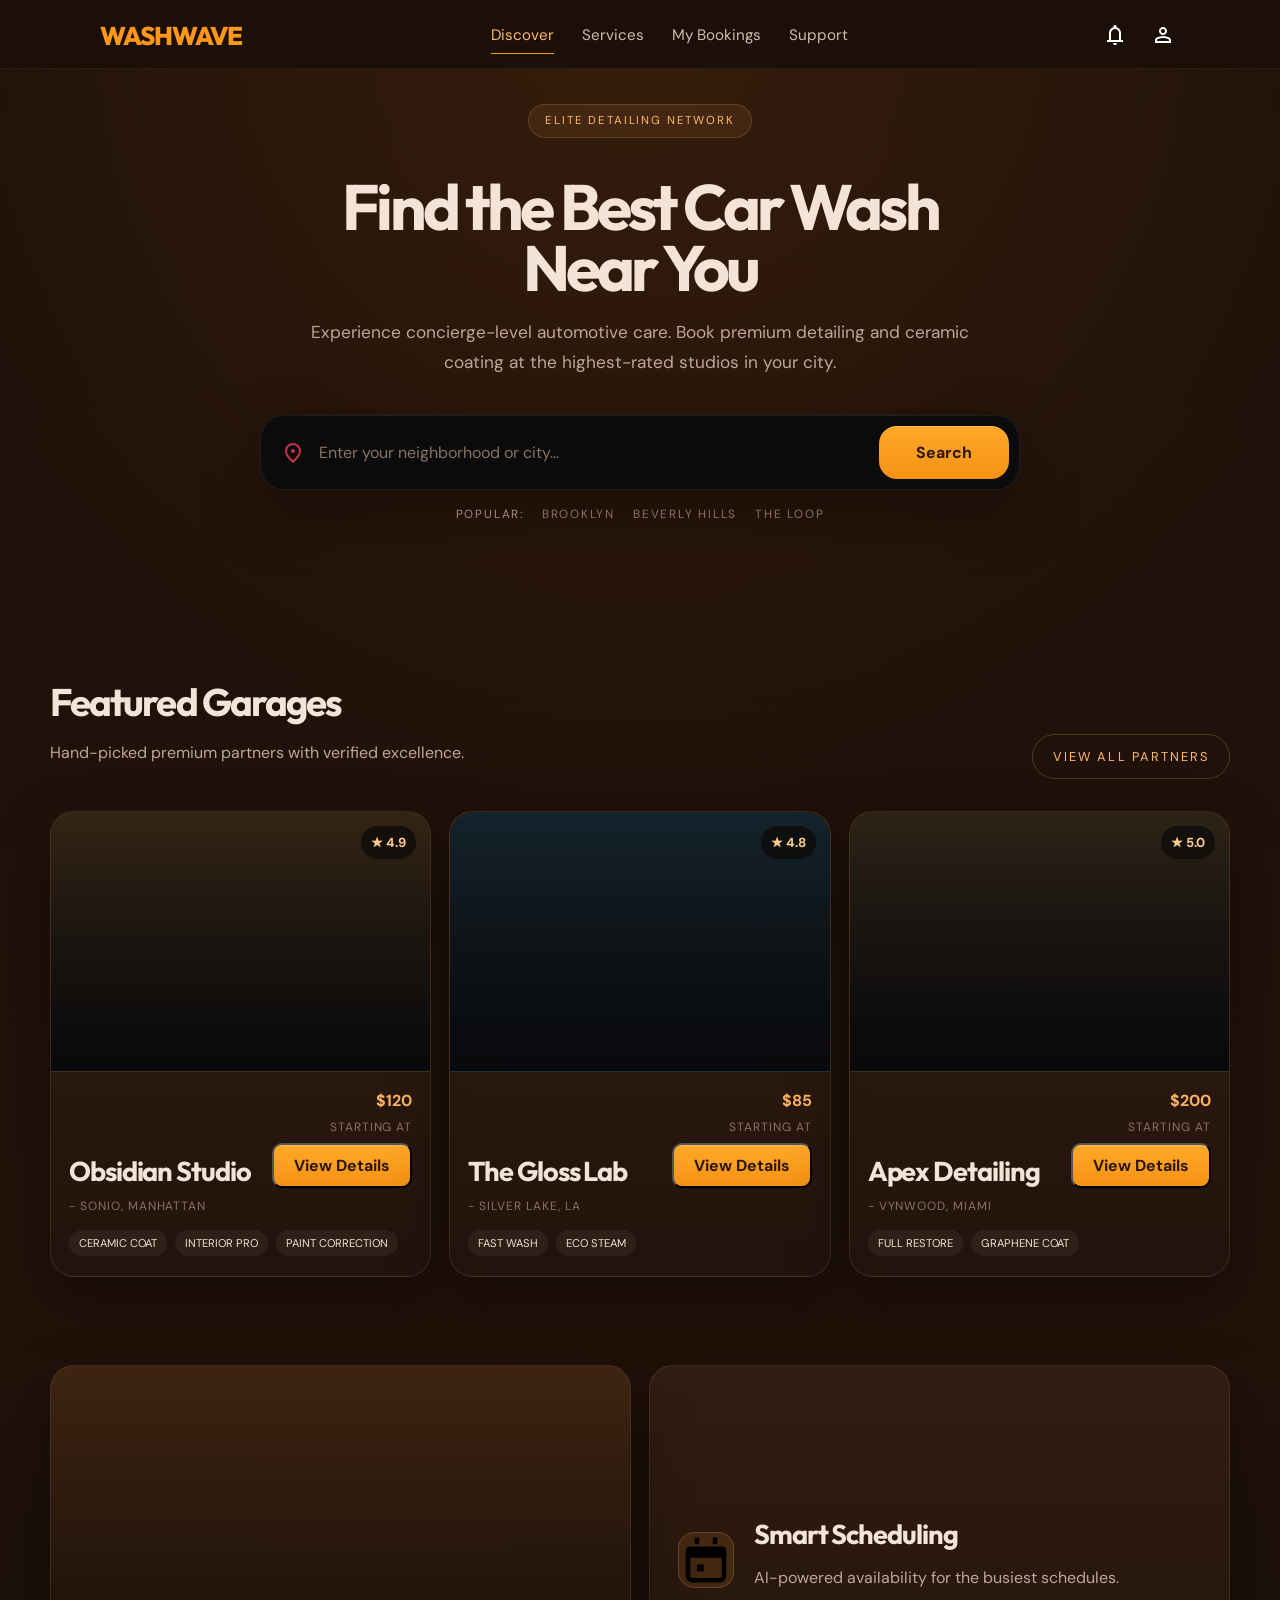
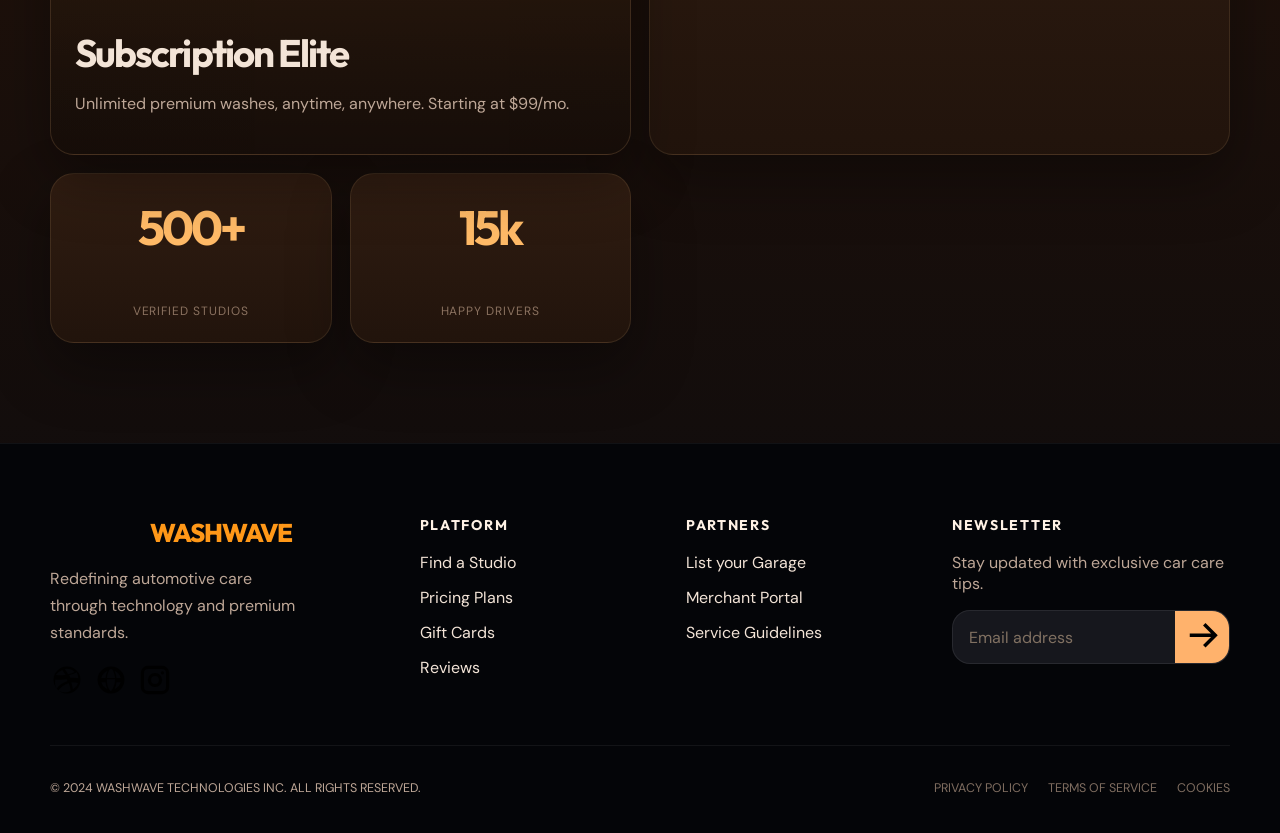
<file: index.html>
<!doctype html>
<html lang="en">
  <head>
    <meta charset="UTF-8" />
    <meta name="viewport" content="width=device-width, initial-scale=1.0" />
    <title>WashWave Elite Garage</title>
    <link rel="preconnect" href="https://fonts.googleapis.com" />
    <link rel="preconnect" href="https://fonts.gstatic.com" crossorigin />
    <link
      href="https://fonts.googleapis.com/css2?family=DM+Sans:wght@400;500;700;800&family=Outfit:wght@400;500;600;700&display=swap"
      rel="stylesheet"
    />
    <link rel="stylesheet" href="/CSS/index.css" />
  </head>
  <body>
    <div class="hero-1">
      <header class="hero-1a">
        <div class="hero-1b">WASHWAVE</div>

        <nav class="hero-1c" aria-label="Primary navigation">
          <a class="active" href="#">Discover</a>
          <a href="/CAR WASH FINDER/elite-garage.html">Services</a>
          <a href="/CAR WASH FINDER/details.html">My Bookings</a>
          <a href="/CAR WASH FINDER/support.html">Support</a>
        </nav>

        <div class="hero-1d" aria-label="Quick actions">
          <a href="#" aria-label="Notifications">
            <img
              src="/assets/images/notifications_24dp_FFFFFF_FILL0_wght400_GRAD0_opsz24.svg"
              alt=""
            />
          </a>
          <a href="#" aria-label="Account">
            <img
              src="/assets/images/person_24dp_FFFFFF_FILL0_wght400_GRAD0_opsz24.svg"
              alt=""
            />
          </a>
        </div>
      </header>

      <main>
        <section class="hero-2">
          <p class="hero-2a">Elite Detailing Network</p>
          <h1>Find the Best Car Wash Near You</h1>
          <p class="hero-2b">
            Experience concierge-level automotive care. Book premium detailing
            and ceramic coating at the highest-rated studios in your city.
          </p>

          <form class="hero-2c">
            <label class="hero-2d">
              <img
                src="/assets/images/location_on_24dp_C2344A_FILL0_wght400_GRAD0_opsz24.svg"
                alt=""
              />
              <input
                type="text"
                placeholder="Enter your neighborhood or city..."
                aria-label="Enter your neighborhood or city"
              />
            </label>
            <button type="submit">Search</button>
          </form>

          <div class="hero-2e">
            <span>Popular:</span>
            <a href="#">Brooklyn</a>
            <a href="#">Beverly Hills</a>
            <a href="#">The Loop</a>
          </div>
        </section>

        <section class="hero-3">
          <div class="hero-3a">
            <div>
              <h2>Featured Garages</h2>
              <p>Hand-picked premium partners with verified excellence.</p>
            </div>
            <a class="hero-3b" href="#">View All Partners</a>
          </div>

          <div class="hero-3c">
            <article class="hero-3d">
              <div class="hero-3e hero-3f">
                <span class="hero-3i">&#9733; 4.9</span>
              </div>
              <div class="hero-3j">
                <div class="hero-3k">
                  <h3>Obsidian Studio</h3>
                  <div class="hero-3l">
                    <span class="hero-3m">$120</span>
                    <span>Starting at</span>
                    <a href="/CAR WASH FINDER/details.html"
                      ><button>View Details</button></a
                    >
                  </div>
                </div>
                <p class="hero-3n">Sonio, Manhattan</p>
                <div class="hero-3o">
                  <span>Ceramic Coat</span>
                  <span>Interior Pro</span>
                  <span>Paint Correction</span>
                </div>
              </div>
            </article>

            <article class="hero-3d">
              <div class="hero-3e hero-3g">
                <span class="hero-3i">&#9733; 4.8</span>
              </div>
              <div class="hero-3j">
                <div class="hero-3k">
                  <h3>The Gloss Lab</h3>
                  <div class="hero-3l">
                    <span class="hero-3m">$85</span>
                    <span>Starting at</span>
                    <button>View Details</button>
                  </div>
                </div>
                <p class="hero-3n">Silver Lake, LA</p>
                <div class="hero-3o">
                  <span>Fast Wash</span>
                  <span>Eco Steam</span>
                </div>
              </div>
            </article>

            <article class="hero-3d">
              <div class="hero-3e hero-3h">
                <span class="hero-3i">&#9733; 5.0</span>
              </div>
              <div class="hero-3j">
                <div class="hero-3k">
                  <h3>Apex Detailing</h3>
                  <div class="hero-3l">
                    <span class="hero-3m">$200</span>
                    <span>Starting at</span>
                    <button>View Details</button>
                  </div>
                </div>
                <p class="hero-3n">Vynwood, Miami</p>
                <div class="hero-3o">
                  <span>Full Restore</span>
                  <span>Graphene Coat</span>
                </div>
              </div>
            </article>
          </div>
        </section>

        <section class="hero-4">
          <article class="hero-4a hero-4b">
            <div class="hero-4c"></div>
            <div class="hero-4d">
              <h2>Subscription Elite</h2>
              <p>
                Unlimited premium washes, anytime, anywhere. Starting at $99/mo.
              </p>
            </div>
          </article>

          <article class="hero-4a hero-4e">
            <div class="hero-4f">
              <svg viewBox="0 0 24 24" aria-hidden="true">
                <path
                  d="M7 2h2v3H7V2Zm8 0h2v3h-2V2ZM5 6h14a2 2 0 0 1 2 2v11a3 3 0 0 1-3 3H6a3 3 0 0 1-3-3V8a2 2 0 0 1 2-2Zm0 5v8a1 1 0 0 0 1 1h12a1 1 0 0 0 1-1v-8H5Zm3 3h3v3H8v-3Z"
                />
              </svg>
            </div>
            <div>
              <h3>Smart Scheduling</h3>
              <p>AI-powered availability for the busiest schedules.</p>
            </div>
          </article>

          <article class="hero-4a hero-4g">
            <strong>500+</strong>
            <span>Verified Studios</span>
          </article>

          <article class="hero-4a hero-4g">
            <strong>15k</strong>
            <span>Happy Drivers</span>
          </article>
        </section>
      </main>

      <footer class="hero-5">
        <div class="hero-5a">
          <div class="hero-5b">
            <div class="hero-1b">WASHWAVE</div>
            <p>
              Redefining automotive care through technology and premium
              standards.
            </p>
            <div class="hero-5c">
              <a href="#" aria-label="Dribbble">
                <svg viewBox="0 0 24 24" aria-hidden="true">
                  <path
                    d="M12 2.5A9.5 9.5 0 1 0 21.5 12 9.51 9.51 0 0 0 12 2.5Zm6.83 4.11a7.9 7.9 0 0 1 1.15 4.08 19.8 19.8 0 0 0-5.64-.23c-.27-.63-.57-1.27-.9-1.91a13.79 13.79 0 0 0 5.39-1.94ZM12 4.1a7.84 7.84 0 0 1 5.47 2.21 12.15 12.15 0 0 1-4.76 1.66A39.91 39.91 0 0 0 10.39 4.3 7.65 7.65 0 0 1 12 4.1ZM8.64 4.86a28.26 28.26 0 0 1 2.45 3.59 33.22 33.22 0 0 1-7 .09A7.92 7.92 0 0 1 8.64 4.86ZM3.7 12v-.41a34.31 34.31 0 0 0 8.12-.07c.22.42.43.85.63 1.27l-.31.09C7.84 14.14 5.56 17 4.72 18.17A7.88 7.88 0 0 1 3.7 12Zm2.25 7.36c.66-.97 2.62-3.55 6.89-5 .15-.05.3-.1.46-.14a20 20 0 0 1 1.29 5.3A7.91 7.91 0 0 1 5.95 19.36Zm10.17-.82a21.68 21.68 0 0 0-1.15-4.82 16.88 16.88 0 0 1 4.88.34 7.93 7.93 0 0 1-3.73 4.48Z"
                  />
                </svg>
              </a>
              <a href="#" aria-label="Globe">
                <svg viewBox="0 0 24 24" aria-hidden="true">
                  <path
                    d="M12 2.5A9.5 9.5 0 1 0 21.5 12 9.51 9.51 0 0 0 12 2.5Zm6.91 8h-3.07a15.48 15.48 0 0 0-1.37-5 8.06 8.06 0 0 1 4.44 5ZM12 4.09c.84 0 2.41 2.3 2.93 6.41H9.07C9.59 6.39 11.16 4.09 12 4.09ZM5.09 13.5h3.07a15.48 15.48 0 0 0 1.37 5 8.06 8.06 0 0 1-4.44-5Zm3.07-3H5.09a8.06 8.06 0 0 1 4.44-5 15.48 15.48 0 0 0-1.37 5Zm.91 1h5.86A13.79 13.79 0 0 1 12 19.91c-.84 0-2.41-2.3-2.93-6.41Zm6.77 2h3.07a8.06 8.06 0 0 1-4.44 5 15.48 15.48 0 0 0 1.37-5Z"
                  />
                </svg>
              </a>
              <a href="#" aria-label="Instagram">
                <svg viewBox="0 0 24 24" aria-hidden="true">
                  <path
                    d="M7 2h10a5 5 0 0 1 5 5v10a5 5 0 0 1-5 5H7a5 5 0 0 1-5-5V7a5 5 0 0 1 5-5Zm0 2.2A2.8 2.8 0 0 0 4.2 7v10A2.8 2.8 0 0 0 7 19.8h10a2.8 2.8 0 0 0 2.8-2.8V7A2.8 2.8 0 0 0 17 4.2Zm10.25 1.65a1.1 1.1 0 1 1-1.1 1.1 1.1 1.1 0 0 1 1.1-1.1ZM12 7a5 5 0 1 1-5 5 5 5 0 0 1 5-5Zm0 2.2A2.8 2.8 0 1 0 14.8 12 2.8 2.8 0 0 0 12 9.2Z"
                  />
                </svg>
              </a>
            </div>
          </div>

          <div>
            <h4>Platform</h4>
            <ul>
              <li><a href="#">Find a Studio</a></li>
              <li><a href="#">Pricing Plans</a></li>
              <li><a href="#">Gift Cards</a></li>
              <li><a href="#">Reviews</a></li>
            </ul>
          </div>

          <div>
            <h4>Partners</h4>
            <ul>
              <li><a href="#">List your Garage</a></li>
              <li><a href="#">Merchant Portal</a></li>
              <li><a href="#">Service Guidelines</a></li>
            </ul>
          </div>

          <div>
            <h4>Newsletter</h4>
            <p>Stay updated with exclusive car care tips.</p>
            <form class="hero-5d">
              <input
                type="email"
                placeholder="Email address"
                aria-label="Email address"
              />
              <button type="submit" aria-label="Submit">
                <svg viewBox="0 0 24 24" aria-hidden="true">
                  <path
                    d="M5 12h12.17l-4.58 4.59L14 18l7-7-7-7-1.41 1.41L17.17 10H5v2Z"
                  />
                </svg>
              </button>
            </form>
          </div>
        </div>

        <div class="hero-5e">
          <p>&copy; 2024 WashWave Technologies Inc. All rights reserved.</p>
          <div class="hero-5f">
            <a href="#">Privacy Policy</a>
            <a href="#">Terms of Service</a>
            <a href="#">Cookies</a>
          </div>
        </div>
      </footer>
    </div>
  </body>
</html>
</file>
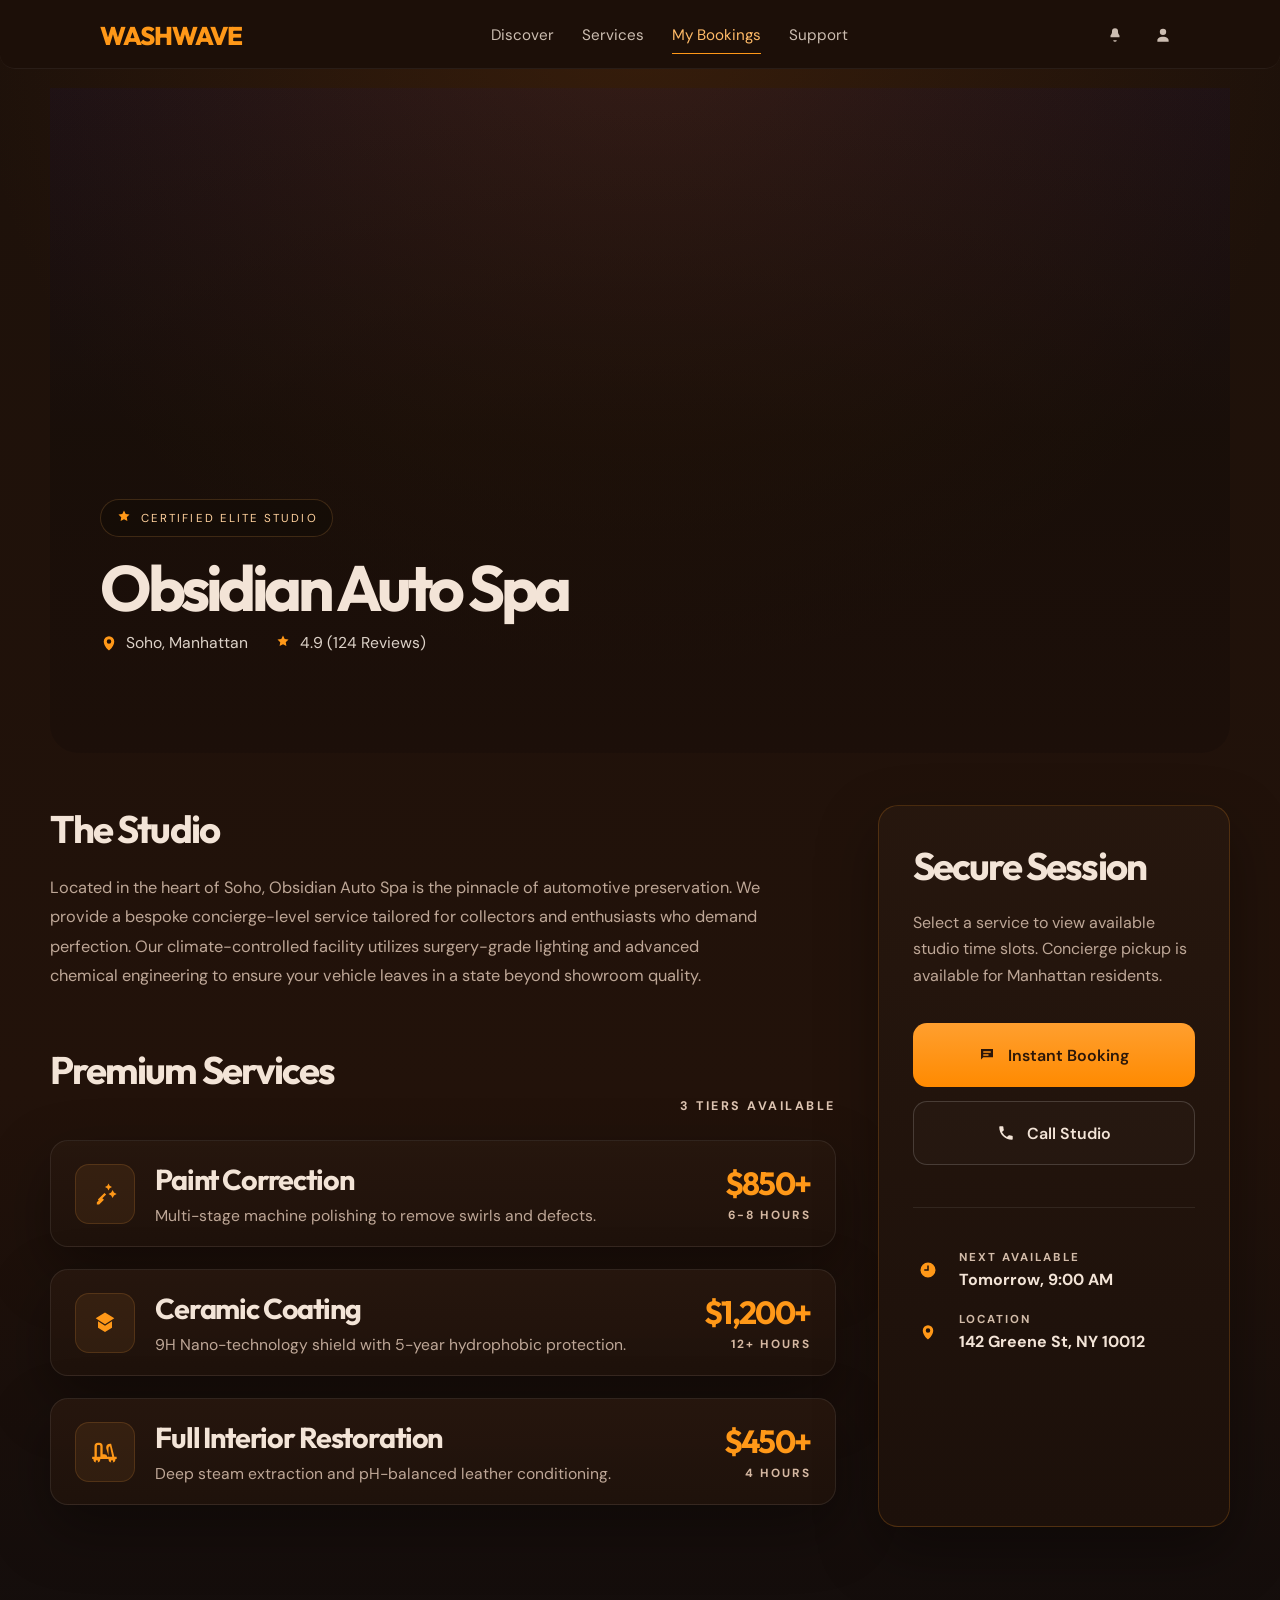
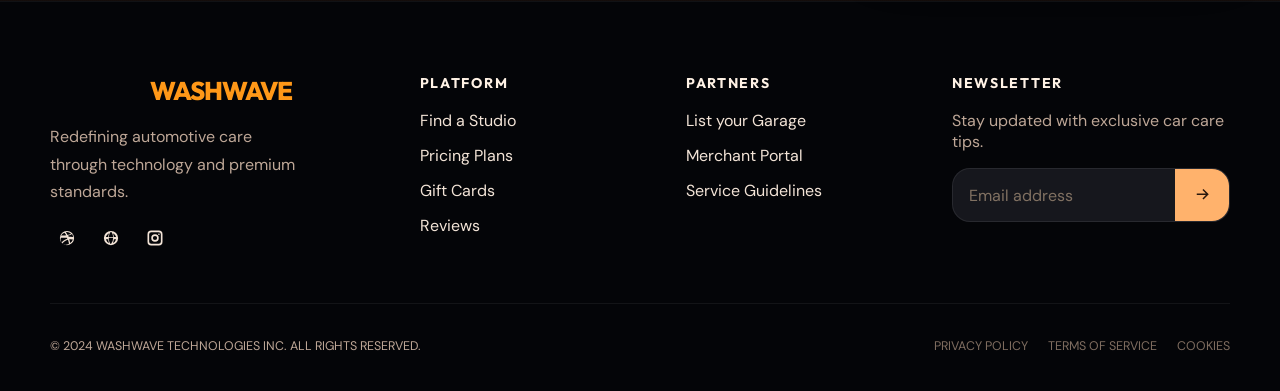
<file: CAR WASH FINDER/details.html>
<!DOCTYPE html>
<html lang="en">

<head>
    <meta charset="UTF-8">
    <meta name="viewport" content="width=device-width, initial-scale=1.0">
    <title>WashWave Elite Garage</title>
    <link rel="preconnect" href="https://fonts.googleapis.com">
    <link rel="preconnect" href="https://fonts.gstatic.com" crossorigin>
    <link
        href="https://fonts.googleapis.com/css2?family=DM+Sans:wght@400;500;700;800&family=Outfit:wght@400;500;600;700;800&display=swap"
        rel="stylesheet">
    <link rel="stylesheet" href="/CSS/details.css">
</head>

<body>
    <div class="hero">
        <header class="hero-1">
            <div class="hero-1a">WASHWAVE</div>

            <nav class="hero-1b" aria-label="Primary navigation">
                <a href="/index.html">Discover</a>
                <a href="/CAR WASH FINDER/elite-garage.html">Services</a>
                <a class="active" href="/CAR WASH FINDER/details.html">My Bookings</a>
                <a href="/CAR WASH FINDER/support.html">Support</a>
            </nav>

            <div class="hero-2" aria-label="Quick actions">
                <a class="hero-2a" href="#" aria-label="Notifications">
                    <svg viewBox="0 0 24 24" aria-hidden="true">
                        <path
                            d="M12 3a4 4 0 0 0-4 4v1.28c0 .79-.23 1.56-.66 2.22L6 12.5V15h12v-2.5l-1.34-2c-.43-.66-.66-1.43-.66-2.22V7a4 4 0 0 0-4-4Zm0 18a2.5 2.5 0 0 0 2.45-2h-4.9A2.5 2.5 0 0 0 12 21Z" />
                    </svg>
                </a>
                <a class="hero-2a" href="#" aria-label="Account">
                    <svg viewBox="0 0 24 24" aria-hidden="true">
                        <path
                            d="M12 12a4.25 4.25 0 1 0-4.25-4.25A4.25 4.25 0 0 0 12 12Zm0 2.25c-4.1 0-7.5 2.12-7.5 4.75V21h15v-2c0-2.63-3.4-4.75-7.5-4.75Z" />
                    </svg>
                </a>
            </div>
        </header>

        <main class="details-main">
            <section class="details-hero">
                <div class="details-hero__content">
                    <span class="details-badge">
                        <svg viewBox="0 0 24 24" aria-hidden="true">
                            <path
                                d="m12 2 2.27 4.6 5.08.74-3.68 3.59.87 5.07L12 13.62 7.46 16l.87-5.07-3.68-3.59 5.08-.74L12 2Z" />
                        </svg>
                        Certified Elite Studio
                    </span>
                    <h1>Obsidian Auto Spa</h1>
                    <div class="details-meta">
                        <p>
                            <svg viewBox="0 0 24 24" aria-hidden="true">
                                <path
                                    d="M12 22s7-5.33 7-12a7 7 0 1 0-14 0c0 6.67 7 12 7 12Zm0-9a3 3 0 1 1 3-3 3 3 0 0 1-3 3Z" />
                            </svg>
                            Soho, Manhattan
                        </p>
                        <p>
                            <svg viewBox="0 0 24 24" aria-hidden="true">
                                <path
                                    d="m12 2 2.27 4.6 5.08.74-3.68 3.59.87 5.07L12 13.62 7.46 16l.87-5.07-3.68-3.59 5.08-.74L12 2Z" />
                            </svg>
                            4.9 (124 Reviews)
                        </p>
                    </div>
                </div>
            </section>

            <section class="details-layout">
                <div class="details-layout__main">
                    <section class="details-studio">
                        <h2>The Studio</h2>
                        <p>
                            Located in the heart of Soho, Obsidian Auto Spa is the pinnacle of automotive
                            preservation. We provide a bespoke concierge-level service tailored for collectors
                            and enthusiasts who demand perfection. Our climate-controlled facility utilizes
                            surgery-grade lighting and advanced chemical engineering to ensure your vehicle
                            leaves in a state beyond showroom quality.
                        </p>
                    </section>

                    <section class="details-services">
                        <div class="details-services__header">
                            <h2>Premium Services</h2>
                            <span>3 Tiers Available</span>
                        </div>

                        <article class="details-service-card">
                            <div class="details-service-card__info">
                                <div class="details-service-card__icon">
                                    <svg viewBox="0 0 24 24" aria-hidden="true">
                                        <path
                                            d="m5 19 4.1-4.1 2 2L7 21H5v-2Zm6.55-7.96 1.41 1.41-5.66 5.66-1.42-1.41 5.67-5.66ZM15 3l1 2 2 1-2 1-1 2-1-2-2-1 2-1 1-2Zm3.5 5.5 1.2 2.3 2.3 1.2-2.3 1.2-1.2 2.3-1.2-2.3-2.3-1.2 2.3-1.2 1.2-2.3Z" />
                                    </svg>
                                </div>
                                <div class="details-service-card__text">
                                    <h3>Paint Correction</h3>
                                    <p>Multi-stage machine polishing to remove swirls and defects.</p>
                                </div>
                            </div>
                            <div class="details-service-card__price">
                                <strong>$850+</strong>
                                <span>6-8 Hours</span>
                            </div>
                        </article>

                        <article class="details-service-card">
                            <div class="details-service-card__info">
                                <div class="details-service-card__icon">
                                    <svg viewBox="0 0 24 24" aria-hidden="true">
                                        <path d="M12 3 4 8l8 5 8-5-8-5Zm-6 7.6 6 3.75 6-3.75V16l-6 3.75L6 16v-5.4Z" />
                                    </svg>
                                </div>
                                <div class="details-service-card__text">
                                    <h3>Ceramic Coating</h3>
                                    <p>9H Nano-technology shield with 5-year hydrophobic protection.</p>
                                </div>
                            </div>
                            <div class="details-service-card__price">
                                <strong>$1,200+</strong>
                                <span>12+ Hours</span>
                            </div>
                        </article>

                        <article class="details-service-card">
                            <div class="details-service-card__info">
                                <div class="details-service-card__icon">
                                    <svg viewBox="0 0 24 24" aria-hidden="true">
                                        <path
                                            d="M7 4a3 3 0 0 1 3 3v7h1.5a2.5 2.5 0 0 1 2.45 2h1.3L13 8.5A3.5 3.5 0 0 1 16.5 5h.75l2.75 11H22v2h-1a3 3 0 1 1-6 0H8a3 3 0 1 1-6 0H1v-2h2V7a3 3 0 0 1 3-3h1Zm0 2H6a1 1 0 0 0-1 1v9h3V7a1 1 0 0 0-1-1Zm10.25 1h-.75A1.5 1.5 0 0 0 15 8.5V16h3.2l-1.95-9ZM5 19a1 1 0 1 0 0 2 1 1 0 0 0 0-2Zm13 0a1 1 0 1 0 0 2 1 1 0 0 0 0-2Z" />
                                    </svg>
                                </div>
                                <div class="details-service-card__text">
                                    <h3>Full Interior Restoration</h3>
                                    <p>Deep steam extraction and pH-balanced leather conditioning.</p>
                                </div>
                            </div>
                            <div class="details-service-card__price">
                                <strong>$450+</strong>
                                <span>4 Hours</span>
                            </div>
                        </article>
                    </section>
                </div>

                <aside class="details-sidebar">
                    <article class="details-booking-card">
                        <h2>Secure Session</h2>
                        <p>
                            Select a service to view available studio time slots. Concierge pickup is
                            available for Manhattan residents.
                        </p>

                        <div class="details-booking-actions">
                            <a class="details-booking-actions__primary" href="#">
                                <svg viewBox="0 0 24 24" aria-hidden="true">
                                    <path d="M4 4h16v11H7l-3 3V4Zm3 3v2h10V7H7Zm0 4v2h7v-2H7Z" />
                                </svg>
                                Instant Booking
                            </a>
                            <a class="details-booking-actions__secondary" href="#">
                                <svg viewBox="0 0 24 24" aria-hidden="true">
                                    <path
                                        d="M6.62 10.79a15.46 15.46 0 0 0 6.59 6.59l2.2-2.2a1 1 0 0 1 1.01-.24c1.11.37 2.3.57 3.53.57a1 1 0 0 1 1 1V20a1 1 0 0 1-1 1C10.4 21 3 13.6 3 4a1 1 0 0 1 1-1h3.49a1 1 0 0 1 1 1c0 1.23.2 2.42.57 3.53a1 1 0 0 1-.24 1.01l-2.2 2.25Z" />
                                </svg>
                                Call Studio
                            </a>
                        </div>

                        <div class="details-booking-meta">
                            <div class="details-booking-meta__item">
                                <span>
                                    <svg viewBox="0 0 24 24" aria-hidden="true">
                                        <path d="M12 2a10 10 0 1 0 10 10A10 10 0 0 0 12 2Zm1 11H7v-2h4V6h2v7Z" />
                                    </svg>
                                </span>
                                <div>
                                    <small>Next Available</small>
                                    <strong>Tomorrow, 9:00 AM</strong>
                                </div>
                            </div>

                            <div class="details-booking-meta__item">
                                <span>
                                    <svg viewBox="0 0 24 24" aria-hidden="true">
                                        <path
                                            d="M12 22s7-5.33 7-12a7 7 0 1 0-14 0c0 6.67 7 12 7 12Zm0-9a3 3 0 1 1 3-3 3 3 0 0 1-3 3Z" />
                                    </svg>
                                </span>
                                <div>
                                    <small>Location</small>
                                    <strong>142 Greene St, NY 10012</strong>
                                </div>
                            </div>
                        </div>
                    </article>
                </aside>
            </section>
        </main>

        <footer class="hero-5">
            <div class="hero-5a">
                <div class="hero-5b">
                    <div class="hero-1a">WASHWAVE</div>
                    <p>Redefining automotive care through technology and premium standards.</p>
                    <div class="hero-5c">
                        <a href="#" aria-label="Dribbble">
                            <svg viewBox="0 0 24 24" aria-hidden="true">
                                <path d="M12 2.5A9.5 9.5 0 1 0 21.5 12 9.51 9.51 0 0 0 12 2.5Zm6.83 4.11a7.9 7.9 0 0 1 1.15 4.08 19.8 19.8 0 0 0-5.64-.23c-.27-.63-.57-1.27-.9-1.91a13.79 13.79 0 0 0 5.39-1.94ZM12 4.1a7.84 7.84 0 0 1 5.47 2.21 12.15 12.15 0 0 1-4.76 1.66A39.91 39.91 0 0 0 10.39 4.3 7.65 7.65 0 0 1 12 4.1ZM8.64 4.86a28.26 28.26 0 0 1 2.45 3.59 33.22 33.22 0 0 1-7 .09A7.92 7.92 0 0 1 8.64 4.86ZM3.7 12v-.41a34.31 34.31 0 0 0 8.12-.07c.22.42.43.85.63 1.27l-.31.09C7.84 14.14 5.56 17 4.72 18.17A7.88 7.88 0 0 1 3.7 12Zm2.25 7.36c.66-.97 2.62-3.55 6.89-5 .15-.05.3-.1.46-.14a20 20 0 0 1 1.29 5.3A7.91 7.91 0 0 1 5.95 19.36Zm10.17-.82a21.68 21.68 0 0 0-1.15-4.82 16.88 16.88 0 0 1 4.88.34 7.93 7.93 0 0 1-3.73 4.48Z" />
                            </svg>
                        </a>
                        <a href="#" aria-label="Globe">
                            <svg viewBox="0 0 24 24" aria-hidden="true">
                                <path d="M12 2.5A9.5 9.5 0 1 0 21.5 12 9.51 9.51 0 0 0 12 2.5Zm6.91 8h-3.07a15.48 15.48 0 0 0-1.37-5 8.06 8.06 0 0 1 4.44 5ZM12 4.09c.84 0 2.41 2.3 2.93 6.41H9.07C9.59 6.39 11.16 4.09 12 4.09ZM5.09 13.5h3.07a15.48 15.48 0 0 0 1.37 5 8.06 8.06 0 0 1-4.44-5Zm3.07-3H5.09a8.06 8.06 0 0 1 4.44-5 15.48 15.48 0 0 0-1.37 5Zm.91 1h5.86A13.79 13.79 0 0 1 12 19.91c-.84 0-2.41-2.3-2.93-6.41Zm6.77 2h3.07a8.06 8.06 0 0 1-4.44 5 15.48 15.48 0 0 0 1.37-5Z" />
                            </svg>
                        </a>
                        <a href="#" aria-label="Instagram">
                            <svg viewBox="0 0 24 24" aria-hidden="true">
                                <path d="M7 2h10a5 5 0 0 1 5 5v10a5 5 0 0 1-5 5H7a5 5 0 0 1-5-5V7a5 5 0 0 1 5-5Zm0 2.2A2.8 2.8 0 0 0 4.2 7v10A2.8 2.8 0 0 0 7 19.8h10a2.8 2.8 0 0 0 2.8-2.8V7A2.8 2.8 0 0 0 17 4.2Zm10.25 1.65a1.1 1.1 0 1 1-1.1 1.1 1.1 1.1 0 0 1 1.1-1.1ZM12 7a5 5 0 1 1-5 5 5 5 0 0 1 5-5Zm0 2.2A2.8 2.8 0 1 0 14.8 12 2.8 2.8 0 0 0 12 9.2Z" />
                            </svg>
                        </a>
                    </div>
                </div>

                <div>
                    <h4>Platform</h4>
                    <ul>
                        <li><a href="#">Find a Studio</a></li>
                        <li><a href="#">Pricing Plans</a></li>
                        <li><a href="#">Gift Cards</a></li>
                        <li><a href="#">Reviews</a></li>
                    </ul>
                </div>

                <div>
                    <h4>Partners</h4>
                    <ul>
                        <li><a href="#">List your Garage</a></li>
                        <li><a href="#">Merchant Portal</a></li>
                        <li><a href="#">Service Guidelines</a></li>
                    </ul>
                </div>

                <div>
                    <h4>Newsletter</h4>
                    <p>Stay updated with exclusive car care tips.</p>
                    <form class="hero-5d">
                        <input type="email" placeholder="Email address" aria-label="Email address">
                        <button type="submit" aria-label="Submit">
                            <svg viewBox="0 0 24 24" aria-hidden="true">
                                <path d="M5 12h12.17l-4.58 4.59L14 18l7-7-7-7-1.41 1.41L17.17 10H5v2Z" />
                            </svg>
                        </button>
                    </form>
                </div>
            </div>

            <div class="hero-5e">
                <p>&copy; 2024 WashWave Technologies Inc. All rights reserved.</p>
                <div class="hero-5f">
                    <a href="#">Privacy Policy</a>
                    <a href="#">Terms of Service</a>
                    <a href="#">Cookies</a>
                </div>
            </div>
        </footer>
    </div>
</body>

</html>
</file>
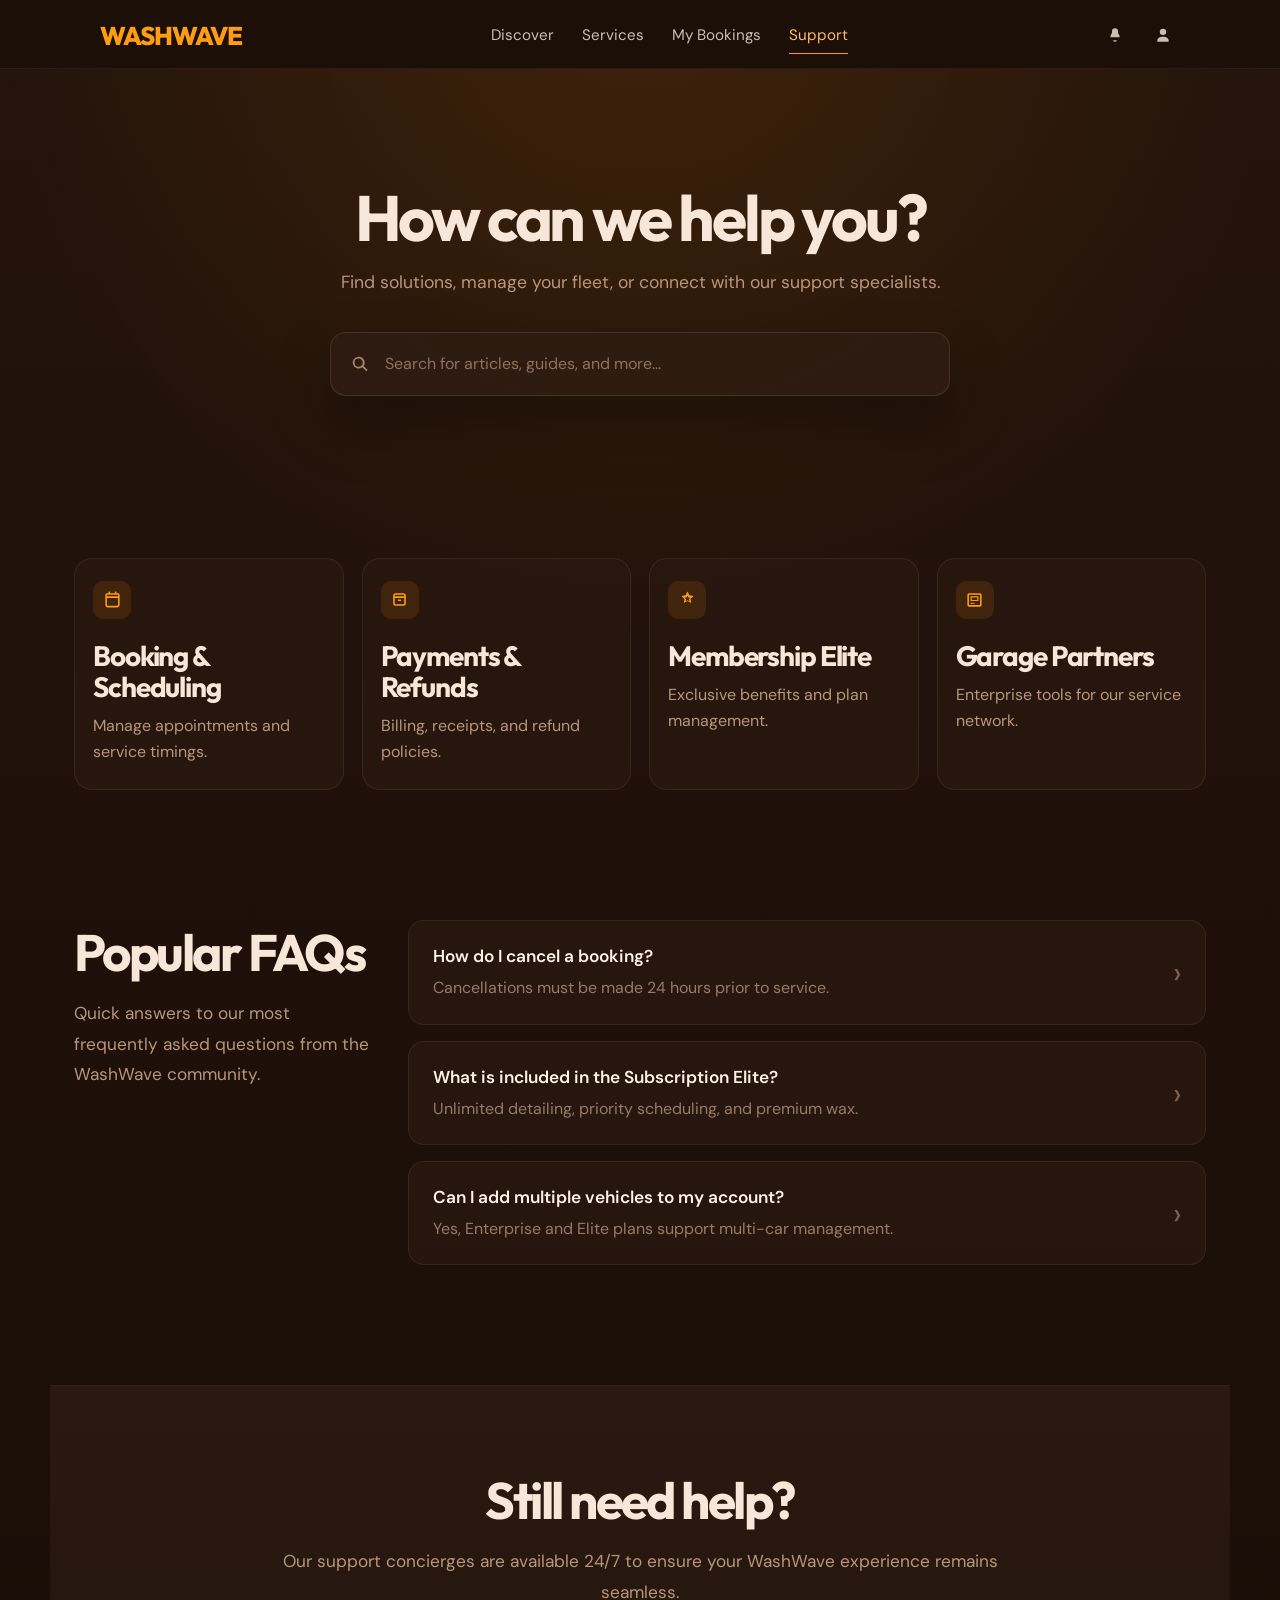
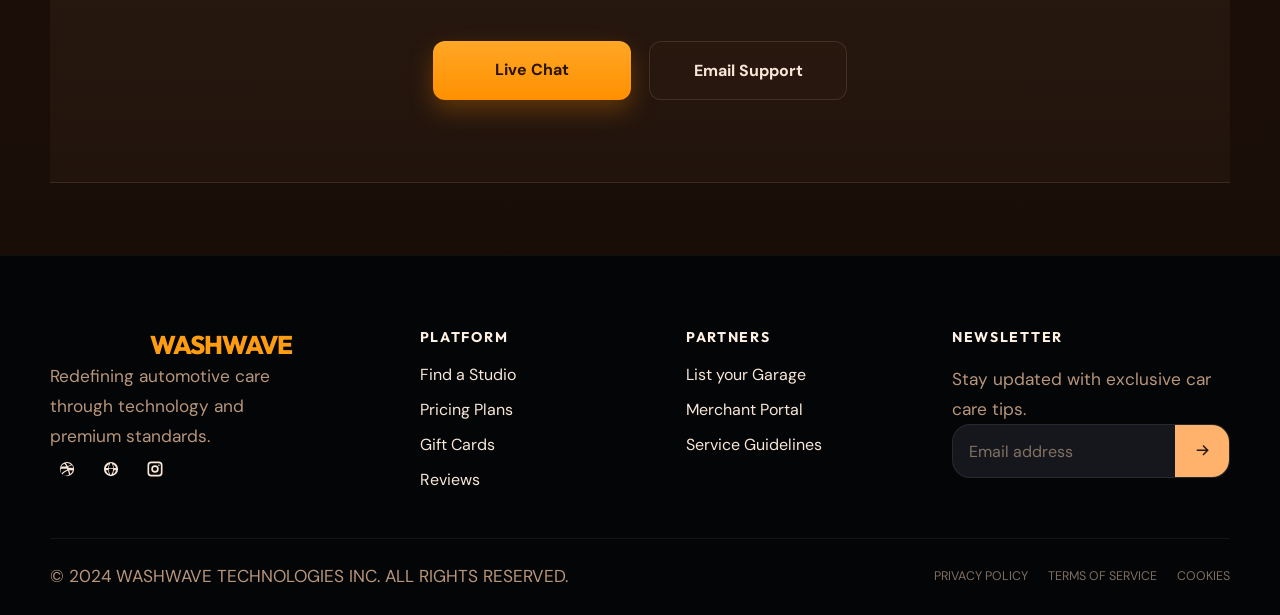
<file: CAR WASH FINDER/support.html>
<!DOCTYPE html>
<html lang="en">
<head>
  <meta charset="UTF-8">
  <meta name="viewport" content="width=device-width, initial-scale=1.0">
  <title>WashWave Elite Garage</title>
  <link rel="preconnect" href="https://fonts.googleapis.com">
  <link rel="preconnect" href="https://fonts.gstatic.com" crossorigin>
  <link href="https://fonts.googleapis.com/css2?family=DM+Sans:wght@400;500;700;800&family=Outfit:wght@400;500;600;700;800&display=swap" rel="stylesheet">
  <link rel="stylesheet" href="/CSS/support.css">
</head>
<body>
  <div class="support-page">
    <header class="hero-1a">
      <div class="hero-1b">WASHWAVE</div>

      <nav class="hero-1c" aria-label="Primary navigation">
        <a href="/index.html">Discover</a>
        <a href="/CAR WASH FINDER/elite-garage.html">Services</a>
        <a href="/CAR WASH FINDER/details.html">My Bookings</a>
        <a class="active" href="/CAR WASH FINDER/support.html">Support</a>
      </nav>

      <div class="hero-1d" aria-label="Quick actions">
        <a href="#" aria-label="Notifications">
          <svg viewBox="0 0 24 24" aria-hidden="true">
            <path d="M12 3a4 4 0 0 0-4 4v1.28c0 .79-.23 1.56-.66 2.22L6 12.5V15h12v-2.5l-1.34-2c-.43-.66-.66-1.43-.66-2.22V7a4 4 0 0 0-4-4Zm0 18a2.5 2.5 0 0 0 2.45-2h-4.9A2.5 2.5 0 0 0 12 21Z"/>
          </svg>
        </a>
        <a href="#" aria-label="Account">
          <svg viewBox="0 0 24 24" aria-hidden="true">
            <path d="M12 12a4.25 4.25 0 1 0-4.25-4.25A4.25 4.25 0 0 0 12 12Zm0 2.25c-4.1 0-7.5 2.12-7.5 4.75V21h15v-2c0-2.63-3.4-4.75-7.5-4.75Z"/>
          </svg>
        </a>
      </div>
    </header>

    <main>
      <section class="hero-2">
        <div class="hero-2a">
          <h1>How can we help you?</h1>
          <p>Find solutions, manage your fleet, or connect with our support specialists.</p>

          <form class="hero-2b" action="#" method="get">
            <svg viewBox="0 0 24 24" aria-hidden="true">
              <path d="M10.5 4a6.5 6.5 0 1 0 4.03 11.6l4.43 4.44 1.41-1.41-4.44-4.43A6.5 6.5 0 0 0 10.5 4Zm0 2a4.5 4.5 0 1 1 0 9 4.5 4.5 0 0 1 0-9Z"/>
            </svg>
            <input type="search" placeholder="Search for articles, guides, and more..." aria-label="Search support articles">
          </form>
        </div>
      </section>

      <section class="hero-3" aria-label="Support topics">
        <article class="hero-3a">
          <div class="hero-3b">
            <svg viewBox="0 0 24 24" aria-hidden="true">
              <path d="M7 2h2v2h6V2h2v2h2a2 2 0 0 1 2 2v13a3 3 0 0 1-3 3H6a3 3 0 0 1-3-3V6a2 2 0 0 1 2-2h2V2Zm12 8H5v9a1 1 0 0 0 1 1h12a1 1 0 0 0 1-1v-9ZM5 8h14V6H5v2Z"/>
            </svg>
          </div>
          <h2>Booking &amp; Scheduling</h2>
          <p>Manage appointments and service timings.</p>
        </article>

        <article class="hero-3a">
          <div class="hero-3b">
            <svg viewBox="0 0 24 24" aria-hidden="true">
              <path d="M4 7a3 3 0 0 1 3-3h10a3 3 0 0 1 3 3v10a3 3 0 0 1-3 3H7a3 3 0 0 1-3-3V7Zm3-1a1 1 0 0 0-1 1v1h12V7a1 1 0 0 0-1-1H7Zm11 4H6v7a1 1 0 0 0 1 1h10a1 1 0 0 0 1-1v-7Zm-8 2h4v2h-4v-2Z"/>
            </svg>
          </div>
          <h2>Payments &amp; Refunds</h2>
          <p>Billing, receipts, and refund policies.</p>
        </article>

        <article class="hero-3a">
          <div class="hero-3b">
            <svg viewBox="0 0 24 24" aria-hidden="true">
              <path d="m12 2 2.35 4.76 5.25.76-3.8 3.7.9 5.23L12 14.02l-4.7 2.43.9-5.23-3.8-3.7 5.25-.76L12 2Zm0 5.26-1.12 2.27-2.51.36 1.81 1.77-.43 2.5L12 12.99l2.25 1.17-.43-2.5 1.81-1.77-2.51-.36L12 7.26Z"/>
            </svg>
          </div>
          <h2>Membership Elite</h2>
          <p>Exclusive benefits and plan management.</p>
        </article>

        <article class="hero-3a">
          <div class="hero-3b">
            <svg viewBox="0 0 24 24" aria-hidden="true">
              <path d="M5 4h14a2 2 0 0 1 2 2v13a2 2 0 0 1-2 2H5a2 2 0 0 1-2-2V6a2 2 0 0 1 2-2Zm0 2v13h14V6H5Zm2 2h10v6H7V8Zm1.5 1.5v3h7v-3h-7ZM7 16h5v1.5H7V16Z"/>
            </svg>
          </div>
          <h2>Garage Partners</h2>
          <p>Enterprise tools for our service network.</p>
        </article>
      </section>

      <section class="hero-4">
        <div class="hero-4a">
          <h2>Popular FAQs</h2>
          <p>Quick answers to our most frequently asked questions from the WashWave community.</p>
        </div>

        <div class="hero-4b">
          <article class="hero-4c">
            <div>
              <h3>How do I cancel a booking?</h3>
              <p>Cancellations must be made 24 hours prior to service.</p>
            </div>
            <span aria-hidden="true">&rsaquo;</span>
          </article>

          <article class="hero-4c">
            <div>
              <h3>What is included in the Subscription Elite?</h3>
              <p>Unlimited detailing, priority scheduling, and premium wax.</p>
            </div>
            <span aria-hidden="true">&rsaquo;</span>
          </article>

          <article class="hero-4c">
            <div>
              <h3>Can I add multiple vehicles to my account?</h3>
              <p>Yes, Enterprise and Elite plans support multi-car management.</p>
            </div>
            <span aria-hidden="true">&rsaquo;</span>
          </article>
        </div>
      </section>

      <section class="support-5">
        <div class="support-5a">
          <h2>Still need help?</h2>
          <p>Our support concierges are available 24/7 to ensure your WashWave experience remains seamless.</p>
          <div class="support-5b">
            <a class="support-5c support-5d" href="#">Live Chat</a>
            <a class="support-5c support-5e" href="#">Email Support</a>
          </div>
        </div>
      </section>
    </main>

    <footer class="hero-5">
      <div class="hero-5a">
        <div class="hero-5b">
          <div class="hero-1b">WASHWAVE</div>
          <p>Redefining automotive care through technology and premium standards.</p>
          <div class="hero-5c">
            <a href="#" aria-label="Dribbble">
              <svg viewBox="0 0 24 24" aria-hidden="true">
                <path d="M12 2.5A9.5 9.5 0 1 0 21.5 12 9.51 9.51 0 0 0 12 2.5Zm6.83 4.11a7.9 7.9 0 0 1 1.15 4.08 19.8 19.8 0 0 0-5.64-.23c-.27-.63-.57-1.27-.9-1.91a13.79 13.79 0 0 0 5.39-1.94ZM12 4.1a7.84 7.84 0 0 1 5.47 2.21 12.15 12.15 0 0 1-4.76 1.66A39.91 39.91 0 0 0 10.39 4.3 7.65 7.65 0 0 1 12 4.1ZM8.64 4.86a28.26 28.26 0 0 1 2.45 3.59 33.22 33.22 0 0 1-7 .09A7.92 7.92 0 0 1 8.64 4.86ZM3.7 12v-.41a34.31 34.31 0 0 0 8.12-.07c.22.42.43.85.63 1.27l-.31.09C7.84 14.14 5.56 17 4.72 18.17A7.88 7.88 0 0 1 3.7 12Zm2.25 7.36c.66-.97 2.62-3.55 6.89-5 .15-.05.3-.1.46-.14a20 20 0 0 1 1.29 5.3A7.91 7.91 0 0 1 5.95 19.36Zm10.17-.82a21.68 21.68 0 0 0-1.15-4.82 16.88 16.88 0 0 1 4.88.34 7.93 7.93 0 0 1-3.73 4.48Z"/>
              </svg>
            </a>
            <a href="#" aria-label="Globe">
              <svg viewBox="0 0 24 24" aria-hidden="true">
                <path d="M12 2.5A9.5 9.5 0 1 0 21.5 12 9.51 9.51 0 0 0 12 2.5Zm6.91 8h-3.07a15.48 15.48 0 0 0-1.37-5 8.06 8.06 0 0 1 4.44 5ZM12 4.09c.84 0 2.41 2.3 2.93 6.41H9.07C9.59 6.39 11.16 4.09 12 4.09ZM5.09 13.5h3.07a15.48 15.48 0 0 0 1.37 5 8.06 8.06 0 0 1-4.44-5Zm3.07-3H5.09a8.06 8.06 0 0 1 4.44-5 15.48 15.48 0 0 0-1.37 5Zm.91 1h5.86A13.79 13.79 0 0 1 12 19.91c-.84 0-2.41-2.3-2.93-6.41Zm6.77 2h3.07a8.06 8.06 0 0 1-4.44 5 15.48 15.48 0 0 0 1.37-5Z"/>
              </svg>
            </a>
            <a href="#" aria-label="Instagram">
              <svg viewBox="0 0 24 24" aria-hidden="true">
                <path d="M7 2h10a5 5 0 0 1 5 5v10a5 5 0 0 1-5 5H7a5 5 0 0 1-5-5V7a5 5 0 0 1 5-5Zm0 2.2A2.8 2.8 0 0 0 4.2 7v10A2.8 2.8 0 0 0 7 19.8h10a2.8 2.8 0 0 0 2.8-2.8V7A2.8 2.8 0 0 0 17 4.2Zm10.25 1.65a1.1 1.1 0 1 1-1.1 1.1 1.1 1.1 0 0 1 1.1-1.1ZM12 7a5 5 0 1 1-5 5 5 5 0 0 1 5-5Zm0 2.2A2.8 2.8 0 1 0 14.8 12 2.8 2.8 0 0 0 12 9.2Z"/>
              </svg>
            </a>
          </div>
        </div>

        <div>
          <h4>Platform</h4>
          <ul>
            <li><a href="/index.html">Find a Studio</a></li>
            <li><a href="#">Pricing Plans</a></li>
            <li><a href="#">Gift Cards</a></li>
            <li><a href="#">Reviews</a></li>
          </ul>
        </div>

        <div>
          <h4>Partners</h4>
          <ul>
            <li><a href="#">List your Garage</a></li>
            <li><a href="#">Merchant Portal</a></li>
            <li><a href="#">Service Guidelines</a></li>
          </ul>
        </div>

        <div>
          <h4>Newsletter</h4>
          <p>Stay updated with exclusive car care tips.</p>
          <form class="hero-5d">
            <input type="email" placeholder="Email address" aria-label="Email address">
            <button type="submit" aria-label="Submit">
              <svg viewBox="0 0 24 24" aria-hidden="true">
                <path d="M5 12h12.17l-4.58 4.59L14 18l7-7-7-7-1.41 1.41L17.17 10H5v2Z"/>
              </svg>
            </button>
          </form>
        </div>
      </div>

      <div class="hero-5e">
        <p>&copy; 2024 WashWave Technologies Inc. All rights reserved.</p>
        <div class="hero-5f">
          <a href="#">Privacy Policy</a>
          <a href="#">Terms of Service</a>
          <a href="#">Cookies</a>
        </div>
      </div>
    </footer>
  </div>
</body>
</html>
</file>
<file: CSS/index.css>
:root {
  --bg: #1c0f08;
  --bg-deep: #090909;
  --panel: #24140c;
  --panel-soft: #2a190f;
  --stroke: rgba(255, 206, 148, 0.11);
  --text: #f3e4d7;
  --muted: #bea797;
  --faint: #8b7260;
  --accent: #ff9818;
  --accent-soft: #ffba67;
  --shadow: 0 24px 60px rgba(0, 0, 0, 0.35);
}

*,
*::before,
*::after {
  box-sizing: border-box;
}

html {
  scroll-behavior: smooth;
}

body {
  margin: 0;
  min-height: 100vh;
  background:
    radial-gradient(
      circle at top center,
      rgba(120, 60, 14, 0.28),
      transparent 32%
    ),
    linear-gradient(180deg, #1d110a 0%, #22120a 55%, #0a0a0d 100%);
  color: var(--text);
  font-family: "DM Sans", sans-serif;
}

img {
  max-width: 100%;
  display: block;
}

a {
  color: inherit;
  text-decoration: none;
}

button,
input {
  font: inherit;
}

.hero-1 {
  min-height: 100vh;
}

.hero-1a,
main,
.hero-5 {
  width: min(1180px, calc(100% - 32px));
  margin: 0 auto;
}

.hero-1a {
  display: flex;
  align-items: center;
  justify-content: space-between;
  background-color: var(--bg);
  width: 100%;
  padding: 18px 0 16px;
  border-bottom: 1px solid rgba(255, 255, 255, 0.06);
  position: fixed;
  z-index: 1000;
}

.hero-1b {
  color: var(--accent);
  font-family: "Outfit", sans-serif;
  font-size: 1.6rem;
  font-weight: 800;
  letter-spacing: -0.05em;
  padding-left: 100px;
}

.hero-1c {
  display: flex;
  align-items: center;
  gap: 28px;
}

.hero-1c a,
.hero-1d a {
  color: rgba(243, 228, 215, 0.82);
  transition:
    color 0.2s ease,
    opacity 0.2s ease;
}

.hero-1c a {
  position: relative;
  font-size: 0.95rem;
}

.hero-1c a.active,
.hero-1c a:hover,
.hero-1d a:hover,
.hero-5f a:hover,
.hero-5 li a:hover {
  color: var(--accent-soft);
}

.hero-1c a.active::after {
  content: "";
  position: absolute;
  left: 0;
  bottom: -9px;
  width: 100%;
  height: 1px;
  background: var(--accent);
}

.hero-1d {
  display: flex;
  align-items: center;
  gap: 14px;
  padding-right: 100px;
}

.hero-1d a,
.hero-5c a {
  display: inline-grid;
  place-items: center;
  width: 34px;
  height: 34px;
}



.hero-2 {
  padding: 92px 0 156px;
  text-align: center;
}

.hero-2a {
  display: inline-flex;
  align-items: center;
  justify-content: center;
  min-height: 34px;
  padding: 8px 16px;
  border: 1px solid rgba(255, 190, 113, 0.18);
  border-radius: 999px;
  background: rgba(255, 185, 102, 0.08);
  color: var(--accent-soft);
  font-size: 0.72rem;
  letter-spacing: 0.16em;
  text-transform: uppercase;
}

.hero-2 h1 {
  width: min(700px, 100%);
  margin: 28px auto 18px;
  font-family: "Outfit", sans-serif;
  font-size: clamp(2.8rem, 5vw, 4.95rem);
  line-height: 0.95;
  letter-spacing: -0.06em;
}

.hero-2b {
  width: min(680px, 100%);
  margin: 0 auto;
  color: var(--muted);
  font-size: 1.08rem;
  line-height: 1.75;
}

.hero-2c {
  display: grid;
  grid-template-columns: 1fr auto;
  gap: 14px;
  width: min(760px, 100%);
  margin: 38px auto 16px;
  padding: 10px;
  border: 1px solid rgba(255, 255, 255, 0.08);
  border-radius: 24px;
  background: rgba(8, 10, 14, 0.84);
  box-shadow: var(--shadow);
}

.hero-2d {
  display: flex;
  align-items: center;
  gap: 12px;
  padding: 0 10px;
  color: var(--muted);
}

.hero-2d input {
  width: 100%;
  border: 0;
  outline: 0;
  background: transparent;
  color: var(--text);
}

.hero-2d input::placeholder {
  color: #887464;
}

.hero-2c button,
.hero-5d button {
  border: 0;
  cursor: pointer;
}

.hero-2c button {
  min-width: 130px;
  padding: 16px 24px;
  border-radius: 18px;
  background: linear-gradient(180deg, #ffa929 0%, #f69214 100%);
  color: #2b1607;
  font-weight: 700;
  box-shadow: inset 0 1px 0 rgba(255, 255, 255, 0.22);
}

.hero-2e {
  display: flex;
  align-items: center;
  justify-content: center;
  gap: 18px;
  flex-wrap: wrap;
  color: var(--faint);
  font-size: 0.74rem;
  letter-spacing: 0.15em;
  text-transform: uppercase;
}

.hero-2e span {
  color: #a88b74;
}

.hero-3 {
  padding-bottom: 88px;
}

.hero-3a {
  display: flex;
  align-items: end;
  justify-content: space-between;
  gap: 20px;
  margin-bottom: 32px;
}

.hero-3a h2,
.hero-4d h2 {
  margin: 0;
  font-family: "Outfit", sans-serif;
  font-size: clamp(1.9rem, 3vw, 2.6rem);
  letter-spacing: -0.05em;
}

.hero-3a p,
.hero-4d p,
.hero-4e p,
.hero-5b p,
.hero-5 p {
  color: var(--muted);
}

.hero-3b {
  padding: 13px 20px;
  border: 1px solid rgba(255, 190, 113, 0.22);
  border-radius: 999px;
  color: var(--accent-soft);
  font-size: 0.8rem;
  letter-spacing: 0.16em;
  text-transform: uppercase;
}

.hero-3c {
  display: grid;
  grid-template-columns: repeat(3, minmax(0, 1fr));
  gap: 18px;
}

.hero-3d,
.hero-4a {
  overflow: hidden;
  border: 1px solid var(--stroke);
  border-radius: 24px;
  background: linear-gradient(
    180deg,
    rgba(50, 30, 18, 0.96),
    rgba(34, 20, 12, 0.98)
  );
  box-shadow: var(--shadow);
}

.hero-3e {
  position: relative;
  min-height: 260px;
  border-bottom: 1px solid rgba(255, 255, 255, 0.05);
  background-color: #0d0f11;
  background-position: center;
  background-size: cover;
}

.hero-3e::after,
.hero-4c::after {
  content: "";
  position: absolute;
  inset: 0;
  background: linear-gradient(
    180deg,
    rgba(5, 8, 12, 0.08),
    rgba(7, 6, 9, 0.42)
  );
}

.hero-3f {
  background-image:
    linear-gradient(180deg, rgba(255, 149, 39, 0.18), rgba(0, 0, 0, 0.2)),
    url("https://images.unsplash.com/photo-1492144534655-ae79c964c9d7?auto=format&fit=crop&w=1200&q=80");
}

.hero-3g {
  background-image:
    linear-gradient(180deg, rgba(63, 138, 182, 0.18), rgba(0, 0, 0, 0.2)),
    url("https://images.unsplash.com/photo-1503376780353-7e6692767b70?auto=format&fit=crop&w=1200&q=80");
}

.hero-3h {
  background-image:
    linear-gradient(180deg, rgba(255, 164, 66, 0.15), rgba(0, 0, 0, 0.22)),
    url("https://images.unsplash.com/photo-1511919884226-fd3cad34687c?auto=format&fit=crop&w=1200&q=80");
}

.hero-3i {
  position: absolute;
  top: 14px;
  right: 14px;
  z-index: 1;
  padding: 8px 10px;
  border-radius: 999px;
  background: rgba(14, 11, 10, 0.78);
  color: #ffd08c;
  font-size: 0.82rem;
  font-weight: 700;
}

.hero-3j {
  padding: 18px 18px 20px;
}

.hero-3k {
  display: flex;
  align-items: end;
  justify-content: space-between;
  gap: 18px;
}

.hero-3k h3,
.hero-4e h3 {
  margin: 0;
  font-family: "Outfit", sans-serif;
  font-size: 1.7rem;
  letter-spacing: -0.04em;
  white-space: nowrap;
}

.hero-3l {
  text-align: right;
  display: flex;
  flex-direction: column;
  gap: 0.5rem;
}

.hero-3m {
  display: block;
  color: #ffb362;
  font-weight: 700;
}

.hero-3l span:nth-child(2),
.hero-3n,
.hero-4g span {
  color: var(--faint);
  font-size: 0.75rem;
  text-transform: uppercase;
  letter-spacing: 0.08em;
}
.hero-3l button {
  padding: 10px 20px;
  border-radius: 10px;
  background: linear-gradient(180deg, #ffa929 0%, #f69214 100%);
  color: #2b1607;
  white-space: nowrap;
  cursor: pointer;
  font-weight: 700;
  box-shadow: inset 0 1px 0 rgba(255, 255, 255, 0.22);
}

.hero-3n {
  margin: 10px 0 16px;
}

.hero-3n::before {
  content: "- ";
}

.hero-3o {
  display: flex;
  flex-wrap: wrap;
  gap: 8px;
}

.hero-3o span {
  padding: 6px 10px;
  border-radius: 999px;
  background: rgba(255, 255, 255, 0.05);
  color: #f5dfcc;
  font-size: 0.7rem;
  text-transform: uppercase;
}

.hero-4 {
  display: grid;
  grid-template-columns: repeat(12, 1fr);
  gap: 18px;
  padding-bottom: 100px;
}

.hero-4b {
  position: relative;
  grid-column: span 6;
  min-height: 390px;
}

.hero-4c {
  position: absolute;
  inset: 0;
  background-image:
    linear-gradient(180deg, rgba(255, 152, 24, 0.16), rgba(0, 0, 0, 0.5)),
    url("https://images.unsplash.com/photo-1507136566006-cfc505b114fc?auto=format&fit=crop&w=1200&q=80");
  background-position: center;
  background-size: cover;
  opacity: 0.52;
}

.hero-4d {
  position: absolute;
  left: 24px;
  right: 24px;
  bottom: 24px;
  z-index: 1;
}

.hero-4e {
  display: flex;
  align-items: center;
  gap: 20px;
  grid-column: span 6;
  min-height: 170px;
  padding: 28px;
}

.hero-4f {
  display: inline-grid;
  place-items: center;
  width: 56px;
  height: 56px;
  border-radius: 16px;
  background: rgba(255, 154, 46, 0.12);
  color: #ffba67;
  border: 1px solid rgba(255, 190, 113, 0.18);
}

.hero-4g {
  display: grid;
  place-items: center;
  grid-column: span 3;
  min-height: 170px;
  text-align: center;
}

.hero-4g strong {
  color: #ffba67;
  font-family: "Outfit", sans-serif;
  font-size: clamp(2rem, 4vw, 3rem);
  letter-spacing: -0.06em;
}

.hero-5 {
  width: 100%;
  padding: 72px 0 24px;
  background: rgba(4, 5, 8, 0.95);
  border-top: 1px solid rgba(255, 255, 255, 0.05);
}

.hero-5a,
.hero-5e {
  width: min(1180px, calc(100% - 32px));
  margin: 0 auto;
}

.hero-5a {
  display: grid;
  grid-template-columns: 1.45fr 1fr 1fr 1.2fr;
  gap: 36px;
  padding-bottom: 48px;
}

.hero-5b p {
  max-width: 260px;
  line-height: 1.7;
}

.hero-5c {
  display: flex;
  align-items: center;
  gap: 10px;
}

.hero-5 h4 {
  margin: 0 0 18px;
  color: #fff2e5;
  font-family: "Outfit", sans-serif;
  font-size: 0.88rem;
  letter-spacing: 0.12em;
  text-transform: uppercase;
}

.hero-5 ul {
  margin: 0;
  padding: 0;
  list-style: none;
}

.hero-5 li + li {
  margin-top: 14px;
}

.hero-5d {
  display: flex;
  align-items: center;
  overflow: hidden;
  border: 1px solid rgba(255, 255, 255, 0.08);
  border-radius: 18px;
  background: #16171d;
}

.hero-5d input {
  flex: 1;
  min-width: 0;
  padding: 15px 16px;
  border: 0;
  outline: 0;
  background: transparent;
  color: var(--text);
}

.hero-5d input::placeholder {
  color: #817162;
}

.hero-5d button {
  display: inline-grid;
  place-items: center;
  width: 54px;
  height: 52px;
  background: #ffb26c;
  color: #29180d;
}

.hero-5e {
  display: flex;
  align-items: center;
  justify-content: space-between;
  gap: 18px;
  padding-top: 22px;
  border-top: 1px solid rgba(255, 255, 255, 0.06);
  color: #7f6d60;
  font-size: 0.78rem;
  text-transform: uppercase;
}

.hero-5f {
  display: flex;
  gap: 20px;
  flex-wrap: wrap;
}

@media (max-width: 980px) {
  .hero-1c {
    display: none;
  }

  .hero-3c,
  .hero-5a {
    grid-template-columns: 1fr;
  }

  .hero-4b,
  .hero-4e,
  .hero-4g {
    grid-column: span 12;
  }

  .hero-4g {
    min-height: 140px;
  }
}

@media (max-width: 720px) {
  .hero-1a,
  main {
    width: min(100% - 20px, 1180px);
  }
  .hero-1a {
    margin-left: 0;
    width: 100%;
  }
  .hero-1b{
    padding-left: 20px;
  }
  .hero-1d{
    padding-right: 20px;
  }

  .hero-2 {
    padding: 64px 0 96px;
  }

  .hero-2 h1 {
    font-size: clamp(2.5rem, 12vw, 4rem);
  }

  .hero-2b {
    font-size: 0.98rem;
  }

  .hero-2c {
    grid-template-columns: 1fr;
  }

  .hero-2c button {
    width: 100%;
  }

  .hero-3a,
  .hero-5e {
    flex-direction: column;
    align-items: flex-start;
  }

  .hero-3k {
    flex-direction: column;
    align-items: flex-start;
  }

  .hero-3l {
    text-align: left;
  }

  .hero-4e {
    flex-direction: column;
    align-items: flex-start;
  }
}
</file>
<file: CSS/details.css>
:root {
  --bg: #1c0f08;
  --bg-deep: #090909;
  --panel: #24140c;
  --panel-soft: #2a190f;
  --stroke: rgba(255, 206, 148, 0.11);
  --text: #f3e4d7;
  --muted: #bea797;
  --faint: #8b7260;
  --accent: #ff9818;
  --accent-soft: #ffba67;
  --shadow: 0 24px 60px rgba(0, 0, 0, 0.35);
}

*,
*::before,
*::after {
  box-sizing: border-box;
}

html {
  scroll-behavior: smooth;
}

body {
  margin: 0;
  min-height: 100vh;
  background:
    radial-gradient(
      circle at top center,
      rgba(120, 60, 14, 0.28),
      transparent 32%
    ),
    linear-gradient(180deg, #1d110a 0%, #22120a 55%, #0a0a0d 100%);
  color: var(--text);
  font-family: "DM Sans", sans-serif;
}

img {
  max-width: 100%;
  display: block;
}

a {
  color: inherit;
  text-decoration: none;
}

button,
input {
  font: inherit;
}

svg {
  width: 18px;
  height: 18px;
  fill: currentColor;
  flex-shrink: 0;
}

.hero {
  min-height: 100vh;
}

.hero-1,
.details-main,
.hero-5 {
  width: min(1180px, calc(100% - 32px));
  margin: 0 auto;
}

.hero-1 {
  display: flex;
  align-items: center;
  justify-content: space-between;
  background-color: var(--bg);
  width: 100%;
  padding: 18px 0 16px;
  border-bottom: 1px solid rgba(255, 255, 255, 0.06);
  border-radius: 0 0 15px 15px;
  position: fixed;
  z-index: 1000;
}

.hero-1a {
  color: var(--accent);
  font-family: "Outfit", sans-serif;
  font-size: 1.6rem;
  font-weight: 800;
  letter-spacing: -0.05em;
  padding-left: 100px;
}

.hero-1b {
  display: flex;
  align-items: center;
  gap: 28px;
}

.hero-1b a,
.hero-2a {
  color: rgba(243, 228, 215, 0.82);
  transition:
    color 0.2s ease,
    opacity 0.2s ease;
}

.hero-1b a {
  position: relative;
  font-size: 0.95rem;
}

.hero-1b a.active,
.hero-1b a:hover,
.hero-2a:hover,
.hero-5f a:hover,
.hero-5 li a:hover {
  color: var(--accent-soft);
}

.hero-1b a.active::after {
  content: "";
  position: absolute;
  left: 0;
  bottom: -9px;
  width: 100%;
  height: 1px;
  background: var(--accent);
}

.hero-2 {
  display: flex;
  align-items: center;
  gap: 14px;
  padding-right: 100px;
}

.hero-2a,
.hero-5c a {
  display: inline-grid;
  place-items: center;
  width: 34px;
  height: 34px;
}

.details-main {
  padding-top: 88px;
}

.details-hero {
  position: relative;
  display: flex;
  align-items: end;
  min-height: 665px;
  overflow: hidden;
  border-radius: 0 0 28px 28px;
}

.details-hero::before {
  content: "";
  position: absolute;
  inset: 0;
  background:
    linear-gradient(
      180deg,
      rgba(14, 14, 192, 0.06) 0%,
      rgba(17, 11, 7, 0.45) 52%,
      rgba(28, 15, 9, 0.98) 100%
    ),
    url("https://images.unsplash.com/photo-1492144534655-ae79c964c9d7?auto=format&fit=crop&w=1200&q=80");
  background-position: center;
  background-size: cover;
}

.details-hero__content {
  position: relative;
  z-index: 1;
  display: flex;
  flex-direction: column;
  margin: 0 0 100px 50px;
}

.details-badge {
  display: inline-flex;
  align-items: center;
  width: fit-content;
  gap: 8px;
  padding: 9px 14px;
  border: 1px solid rgba(255, 173, 86, 0.18);
  border-radius: 999px;
  background: rgba(19, 12, 7, 0.52);
  color: #ffd19d;
  font-size: 0.72rem;
  letter-spacing: 0.18em;
  text-transform: uppercase;
}

.details-badge svg,
.details-meta svg,
.details-booking-meta__item span,
.details-booking-meta__item svg {
  color: var(--accent);
}

.details-hero h1 {
  margin: 20px 0 12px;
  font-family: "Outfit", sans-serif;
  font-size: clamp(3rem, 5vw, 4.3rem);
  line-height: 0.98;
  letter-spacing: -0.07em;
}

.details-meta {
  display: flex;
  align-items: center;
  gap: 26px;
  flex-wrap: wrap;
}

.details-meta p {
  display: inline-flex;
  align-items: center;
  gap: 8px;
  margin: 0;
  color: rgba(247, 237, 227, 0.88);
  font-size: 0.98rem;
}

.details-layout {
  display: grid;
  grid-template-columns: minmax(0, 1.65fr) minmax(280px, 0.74fr);
  gap: 42px;
  padding: 52px 0 74px;
}

.details-studio {
  margin-bottom: 56px;
}

.details-studio h2,
.details-services h2,
.details-booking-card h2 {
  margin: 0 0 20px;
  font-family: "Outfit", sans-serif;
  font-size: clamp(2rem, 3vw, 2.6rem);
  letter-spacing: -0.05em;
}

.details-studio p {
  max-width: 720px;
  margin: 0;
  color: var(--muted);
  font-size: 1.02rem;
  line-height: 1.8;
}

.details-services__header {
  display: flex;
  align-items: end;
  justify-content: space-between;
  gap: 16px;
  margin-bottom: 26px;
}

.details-services__header span {
  color: #ddc4b2;
  font-size: 0.78rem;
  font-weight: 700;
  letter-spacing: 0.2em;
  text-transform: uppercase;
}

.details-service-card {
  display: flex;
  align-items: center;
  justify-content: space-between;
  gap: 20px;
  margin-bottom: 22px;
  padding: 20px 24px;
  border: 1px solid rgba(255, 255, 255, 0.08);
  border-radius: 18px;
  background: linear-gradient(
    180deg,
    rgba(39, 23, 14, 0.94),
    rgba(31, 18, 11, 0.98)
  );
  box-shadow: var(--shadow);
}

.details-service-card__info {
  display: flex;
  align-items: center;
  gap: 20px;
}

.details-service-card__icon {
  display: inline-grid;
  place-items: center;
  width: 60px;
  height: 60px;
  border-radius: 14px;
  background: rgba(255, 163, 67, 0.08);
  color: var(--accent);
  border: 1px solid rgba(255, 163, 67, 0.16);
}

.details-service-card__icon svg {
  width: 28px;
  height: 28px;
}

.details-service-card__text h3 {
  margin: 0 0 8px;
  font-family: "Outfit", sans-serif;
  font-size: 1.8rem;
  letter-spacing: -0.04em;
}

.details-service-card__text p {
  margin: 0;
  color: var(--muted);
  font-size: 0.98rem;
}

.details-service-card__price {
  min-width: 120px;
  text-align: right;
}

.details-service-card__price strong {
  display: block;
  color: var(--accent);
  font-family: "Outfit", sans-serif;
  font-size: 2rem;
  letter-spacing: -0.05em;
}

.details-service-card__price span {
  color: #d5b8a2;
  font-size: 0.74rem;
  font-weight: 700;
  letter-spacing: 0.16em;
  text-transform: uppercase;
}

.details-sidebar {
  display: grid;
  gap: 22px;
}

.details-booking-card {
  padding: 36px 34px 30px;
  border: 1px solid rgba(255, 150, 34, 0.2);
  border-radius: 20px;
  background: linear-gradient(
    180deg,
    rgba(39, 23, 14, 0.98),
    rgba(28, 16, 10, 1)
  );
  box-shadow: var(--shadow);
}

.details-booking-card p {
  margin: 0;
  color: var(--muted);
  font-size: 1rem;
  line-height: 1.65;
}

.details-booking-actions {
  display: grid;
  gap: 14px;
  margin: 34px 0 42px;
}

.details-booking-actions__primary,
.details-booking-actions__secondary {
  display: flex;
  align-items: center;
  justify-content: center;
  gap: 12px;
  min-height: 64px;
  border-radius: 14px;
  font-weight: 600;
}

.details-booking-actions__primary {
  background: linear-gradient(180deg, #ff9f2f 0%, #ff8a00 100%);
  color: #2c1709;
}

.details-booking-actions__secondary {
  border: 1px solid rgba(255, 255, 255, 0.16);
  background: rgba(255, 255, 255, 0.02);
}

.details-booking-meta {
  display: grid;
  gap: 22px;
  padding-top: 42px;
  border-top: 1px solid rgba(255, 255, 255, 0.08);
}

.details-booking-meta__item {
  display: flex;
  align-items: center;
  gap: 16px;
}

.details-booking-meta__item span {
  display: inline-grid;
  place-items: center;
  width: 30px;
  height: 30px;
}

.details-booking-meta__item small {
  display: block;
  margin-bottom: 4px;
  color: #d3bca9;
  font-size: 0.72rem;
  font-weight: 700;
  letter-spacing: 0.18em;
  text-transform: uppercase;
}

.details-booking-meta__item strong {
  color: var(--text);
  font-size: 1rem;
}

.details-map-card {
  position: relative;
  min-height: 176px;
  overflow: hidden;
  border: 1px solid rgba(255, 255, 255, 0.08);
  border-radius: 18px;
  background:
    linear-gradient(180deg, rgba(0, 0, 0, 0.05), rgba(0, 0, 0, 0.4)),
    linear-gradient(rgba(255, 255, 255, 0.06) 1px, transparent 1px),
    linear-gradient(90deg, rgba(255, 255, 255, 0.06) 1px, transparent 1px),
    radial-gradient(circle at 52% 58%, rgba(255, 255, 255, 0.3) 0 3%, transparent 3.2%),
    radial-gradient(circle at 75% 22%, rgba(255, 255, 255, 0.1) 0 12%, transparent 12.5%),
    #17110e;
  background-size: auto, 44px 44px, 44px 44px, auto, auto, auto;
}

.details-map-card::before {
  content: "";
  position: absolute;
  inset: -20% -10%;
  background:
    linear-gradient(
      130deg,
      transparent 25%,
      rgba(255, 255, 255, 0.1) 26%,
      transparent 27%
    ),
    linear-gradient(
      20deg,
      transparent 55%,
      rgba(255, 255, 255, 0.08) 56%,
      transparent 57%
    );
}

.details-map-card span {
  position: absolute;
  left: 24px;
  bottom: 18px;
  z-index: 1;
  color: #f3e5d8;
  font-size: 0.92rem;
  font-weight: 500;
}

.hero-5 {
  width: 100%;
  padding: 72px 0 24px;
  background: rgba(4, 5, 8, 0.95);
  border-top: 1px solid rgba(255, 255, 255, 0.05);
}

.hero-5a,
.hero-5e {
  width: min(1180px, calc(100% - 32px));
  margin: 0 auto;
}

.hero-5a {
  display: grid;
  grid-template-columns: 1.45fr 1fr 1fr 1.2fr;
  gap: 36px;
  padding-bottom: 48px;
}

.hero-5b p {
  max-width: 260px;
  line-height: 1.7;
}

.hero-5c {
  display: flex;
  align-items: center;
  gap: 10px;
}

.hero-5 h4 {
  margin: 0 0 18px;
  color: #fff2e5;
  font-family: "Outfit", sans-serif;
  font-size: 0.88rem;
  letter-spacing: 0.12em;
  text-transform: uppercase;
}

.hero-5 ul {
  margin: 0;
  padding: 0;
  list-style: none;
}

.hero-5 li + li {
  margin-top: 14px;
}

.hero-5 p {
  color: var(--muted);
}

.hero-5d {
  display: flex;
  align-items: center;
  overflow: hidden;
  border: 1px solid rgba(255, 255, 255, 0.08);
  border-radius: 18px;
  background: #16171d;
}

.hero-5d input {
  flex: 1;
  min-width: 0;
  padding: 15px 16px;
  border: 0;
  outline: 0;
  background: transparent;
  color: var(--text);
}

.hero-5d input::placeholder {
  color: #817162;
}

.hero-5d button {
  display: inline-grid;
  place-items: center;
  width: 54px;
  height: 52px;
  border: 0;
  cursor: pointer;
  background: #ffb26c;
  color: #29180d;
}

.hero-5e {
  display: flex;
  align-items: center;
  justify-content: space-between;
  gap: 18px;
  padding-top: 22px;
  border-top: 1px solid rgba(255, 255, 255, 0.06);
  color: #7f6d60;
  font-size: 0.78rem;
  text-transform: uppercase;
}

.hero-5f {
  display: flex;
  gap: 20px;
  flex-wrap: wrap;
}

@media (max-width: 980px) {
  .hero-1b {
    display: none;
  }

  .details-layout,
  .hero-5a {
    grid-template-columns: 1fr;
  }

  .details-sidebar {
    max-width: 420px;
  }
}

@media (max-width: 720px) {
  .hero-1,
  .details-main {
    width: min(100% - 20px, 1180px);
  }

  .hero-1 {
    margin-left: 0;
    width: 100%;
  }

  .hero-1a {
    padding-left: 20px;
  }

  .hero-2 {
    padding-right: 20px;
  }

  .details-main {
    padding-top: 72px;
  }

  .details-hero {
    min-height: 480px;
  }

  .details-hero__content {
    margin: 0;
    padding: 0 22px 34px;
  }

  .details-hero h1 {
    font-size: clamp(2.5rem, 11vw, 3.4rem);
  }

  .details-meta {
    gap: 14px;
  }

  .details-layout {
    gap: 26px;
    padding-top: 34px;
  }

  .details-studio {
    margin-bottom: 34px;
  }

  .details-services__header,
  .details-service-card,
  .details-service-card__info,
  .hero-5e {
    flex-direction: column;
    align-items: flex-start;
  }

  .details-service-card {
    padding: 18px;
  }

  .details-service-card__price {
    text-align: left;
  }

  .details-booking-card {
    padding: 24px 20px;
  }
}
</file>
<file: CSS/support.css>
:root {
  --bg: #1c0f08;
  --bg-soft: #24150d;
  --panel: rgba(46, 28, 18, 0.92);
  --panel-strong: #2b190f;
  --line: rgba(255, 219, 191, 0.08);
  --line-strong: rgba(255, 219, 191, 0.12);
  --text: #f8e7d8;
  --muted: #b8967b;
  --faint: #8b7260;
  --accent: #ff9d12;
  --accent-soft: #ffba67;
  --shadow: 0 28px 60px rgba(0, 0, 0, 0.32);
}

*,
*::before,
*::after {
  box-sizing: border-box;
}

html {
  scroll-behavior: smooth;
}

body {
  margin: 0;
  min-height: 100vh;
  font-family: "DM Sans", sans-serif;
  background:
    radial-gradient(circle at top, rgba(255, 144, 0, 0.12), transparent 28%),
    linear-gradient(180deg, #24140c 0%, #170c06 100%);
  color: var(--text);
}

a {
  color: inherit;
  text-decoration: none;
}

button,
input {
  font: inherit;
}

svg {
  width: 18px;
  height: 18px;
  fill: currentColor;
}

.support-page {
  min-height: 100vh;
}

.hero-1a,
main,
.hero-5 {
  width: min(1180px, calc(100% - 32px));
  margin: 0 auto;
}

.hero-1a {
  display: flex;
  align-items: center;
  justify-content: space-between;
  background-color: var(--bg);
  width: 100%;
  padding: 18px 0 16px;
  border-bottom: 1px solid rgba(255, 255, 255, 0.06);
  position: fixed;
  z-index: 1000;
}

.hero-1b {
  color: var(--accent);
  font-family: "Outfit", sans-serif;
  font-size: 1.6rem;
  font-weight: 800;
  letter-spacing: -0.05em;
  padding-left: 100px;
}

.hero-1c {
  display: flex;
  align-items: center;
  gap: 28px;
}

.hero-1c a,
.hero-1d a {
  color: rgba(243, 228, 215, 0.82);
  transition:
    color 0.2s ease,
    opacity 0.2s ease;
}

.hero-1c a {
  position: relative;
  font-size: 0.95rem;
}

.hero-1c a.active,
.hero-1c a:hover,
.hero-1d a:hover,
.hero-5f a:hover,
.hero-5 li a:hover {
  color: var(--accent-soft);
}

.hero-1c a.active::after {
  content: "";
  position: absolute;
  left: 0;
  bottom: -9px;
  width: 100%;
  height: 1px;
  background: var(--accent);
}

.hero-1d {
  display: flex;
  align-items: center;
  gap: 14px;
  padding-right: 100px;
}

.hero-1d a,
.hero-5c a {
  display: inline-grid;
  place-items: center;
  width: 34px;
  height: 34px;
}

.hero-2 {
  padding: 92px 24px 52px;
}

.hero-2a {
  max-width: 760px;
  margin: 0 auto;
  text-align: center;
  padding: 94px 32px 110px;
}

.hero-2a h1 {
  margin: 0;
  font-family: "Outfit", sans-serif;
  font-size: clamp(2.8rem, 5vw, 4.25rem);
  line-height: 1;
  letter-spacing: -0.05em;
}

.hero-2a p {
  max-width: 620px;
  margin: 18px auto 34px;
  font-size: 1.1rem;
  line-height: 1.7;
  color: var(--muted);
}

.hero-2b {
  display: flex;
  align-items: center;
  gap: 12px;
  max-width: 620px;
  margin: 0 auto;
  padding: 0 18px;
  height: 64px;
  border-radius: 16px;
  border: 1px solid var(--line-strong);
  background: rgba(47, 29, 19, 0.82);
  box-shadow: var(--shadow);
}

.hero-2b svg {
  width: 22px;
  height: 22px;
  fill: #a58569;
  flex-shrink: 0;
}

.hero-2b input {
  width: 100%;
  border: 0;
  outline: none;
  color: var(--text);
  background: transparent;
}

.hero-2b input::placeholder {
  color: #8f715d;
}

.hero-3,
.hero-4 {
  width: min(1180px, calc(100% - 48px));
  margin: 0 auto;
}

.hero-3 {
  display: grid;
  grid-template-columns: repeat(4, minmax(0, 1fr));
  gap: 18px;
  margin-bottom: 130px;
}

.hero-3a {
  min-height: 220px;
  padding: 22px 18px 24px;
  border: 1px solid var(--line);
  border-radius: 18px;
  background: rgba(42, 25, 16, 0.75);
}

.hero-3b {
  width: 38px;
  height: 38px;
  display: inline-flex;
  align-items: center;
  justify-content: center;
  border-radius: 10px;
  background: rgba(255, 138, 0, 0.12);
  margin-bottom: 22px;
}

.hero-3b svg {
  width: 19px;
  height: 19px;
  fill: var(--accent);
}

.hero-3a h2 {
  margin: 0 0 10px;
  font-family: "Outfit", sans-serif;
  font-size: 1.75rem;
  line-height: 1.1;
  letter-spacing: -0.04em;
}

.hero-3a p {
  margin: 0;
  font-size: 1rem;
  line-height: 1.65;
  color: var(--muted);
}

.hero-4 {
  display: grid;
  grid-template-columns: 300px minmax(0, 1fr);
  gap: 34px;
  align-items: start;
  margin-bottom: 120px;
}

.hero-4a h2,
.support-5a h2 {
  margin: 0 0 14px;
  font-family: "Outfit", sans-serif;
  font-size: clamp(2.2rem, 4vw, 3.2rem);
  letter-spacing: -0.05em;
}

.hero-4a p,
.support-5a p,
.hero-5b p,
.hero-5 p {
  margin: 0;
  color: var(--muted);
  font-size: 1.08rem;
  line-height: 1.75;
}

.hero-4b {
  display: grid;
  gap: 16px;
}

.hero-4c {
  display: flex;
  align-items: center;
  justify-content: space-between;
  gap: 20px;
  padding: 24px 24px 22px;
  border: 1px solid var(--line);
  border-radius: 16px;
  background: rgba(42, 25, 16, 0.72);
}

.hero-4c h3 {
  margin: 0 0 8px;
  font-size: 1.08rem;
  font-weight: 600;
  color: #fff3e6;
}

.hero-4c p {
  margin: 0;
  color: #977b66;
  line-height: 1.65;
}

.hero-4c span {
  color: #7c6150;
  font-size: 2rem;
  line-height: 1;
}

.support-5 {
  width: 100%;
  margin-bottom: 72px;
  border-top: 1px solid var(--line);
  border-bottom: 1px solid var(--line);
  background: linear-gradient(180deg, rgba(44, 27, 17, 0.9), rgba(34, 20, 13, 0.95));
}

.support-5a {
  width: min(760px, calc(100% - 48px));
  margin: 0 auto;
  text-align: center;
  padding: 82px 0;
}

.support-5b {
  display: flex;
  justify-content: center;
  gap: 18px;
  margin-top: 34px;
}

.support-5c {
  min-width: 198px;
  padding: 18px 26px;
  border-radius: 12px;
  font-weight: 700;
  font-size: 1rem;
  text-align: center;
  transition: transform 0.2s ease, box-shadow 0.2s ease, border-color 0.2s ease;
}

.support-5c:hover {
  transform: translateY(-2px);
}

.support-5d {
  color: #281404;
  background: linear-gradient(180deg, #ffa726, #ff9000);
  box-shadow: 0 10px 24px rgba(255, 143, 0, 0.28);
}

.support-5e {
  border: 1px solid var(--line-strong);
  background: rgba(42, 25, 16, 0.72);
}

.hero-5 {
  width: 100%;
  padding: 72px 0 24px;
  background: rgba(4, 5, 8, 0.95);
  border-top: 1px solid rgba(255, 255, 255, 0.05);
}

.hero-5a,
.hero-5e {
  width: min(1180px, calc(100% - 32px));
  margin: 0 auto;
}

.hero-5a {
  display: grid;
  grid-template-columns: 1.45fr 1fr 1fr 1.2fr;
  gap: 36px;
  padding-bottom: 48px;
}

.hero-5b p {
  max-width: 260px;
}

.hero-5c {
  display: flex;
  align-items: center;
  gap: 10px;
}

.hero-5 h4 {
  margin: 0 0 18px;
  color: #fff2e5;
  font-family: "Outfit", sans-serif;
  font-size: 0.88rem;
  letter-spacing: 0.12em;
  text-transform: uppercase;
}

.hero-5 ul {
  margin: 0;
  padding: 0;
  list-style: none;
}

.hero-5 li + li {
  margin-top: 14px;
}

.hero-5d {
  display: flex;
  align-items: center;
  overflow: hidden;
  border: 1px solid rgba(255, 255, 255, 0.08);
  border-radius: 18px;
  background: #16171d;
}

.hero-5d input {
  flex: 1;
  min-width: 0;
  padding: 15px 16px;
  border: 0;
  outline: 0;
  background: transparent;
  color: var(--text);
}

.hero-5d input::placeholder {
  color: #817162;
}

.hero-5d button {
  display: inline-grid;
  place-items: center;
  width: 54px;
  height: 52px;
  border: 0;
  cursor: pointer;
  background: #ffb26c;
  color: #29180d;
}

.hero-5e {
  display: flex;
  align-items: center;
  justify-content: space-between;
  gap: 18px;
  padding-top: 22px;
  border-top: 1px solid rgba(255, 255, 255, 0.06);
  color: #7f6d60;
  font-size: 0.78rem;
  text-transform: uppercase;
}

.hero-5f {
  display: flex;
  gap: 20px;
  flex-wrap: wrap;
}

@media (max-width: 1024px) {
  .hero-3 {
    grid-template-columns: repeat(2, minmax(0, 1fr));
  }

  .hero-4 {
    grid-template-columns: 1fr;
  }

  .hero-4a {
    max-width: 520px;
  }
}

@media (max-width: 980px) {
  .hero-1c {
    display: none;
  }

  .hero-5a {
    grid-template-columns: 1fr;
  }
}

@media (max-width: 720px) {
  .hero-1a,
  main {
    width: min(100% - 20px, 1180px);
  }

  .hero-1a {
    margin-left: 0;
    width: 100%;
  }

  .hero-1b {
    padding-left: 20px;
  }

  .hero-1d {
    padding-right: 20px;
  }

  .hero-2 {
    padding-top: 56px;
  }

  .hero-2a {
    padding: 48px 8px 64px;
  }

  .hero-2b {
    height: 58px;
  }

  .hero-3,
  .hero-4 {
    width: min(100% - 32px, 1180px);
  }

  .hero-3 {
    grid-template-columns: 1fr;
    margin-bottom: 88px;
  }

  .support-5b,
  .hero-5e {
    flex-direction: column;
  }

  .support-5c {
    width: 100%;
  }

  .hero-5e {
    align-items: flex-start;
  }
}
</file>
